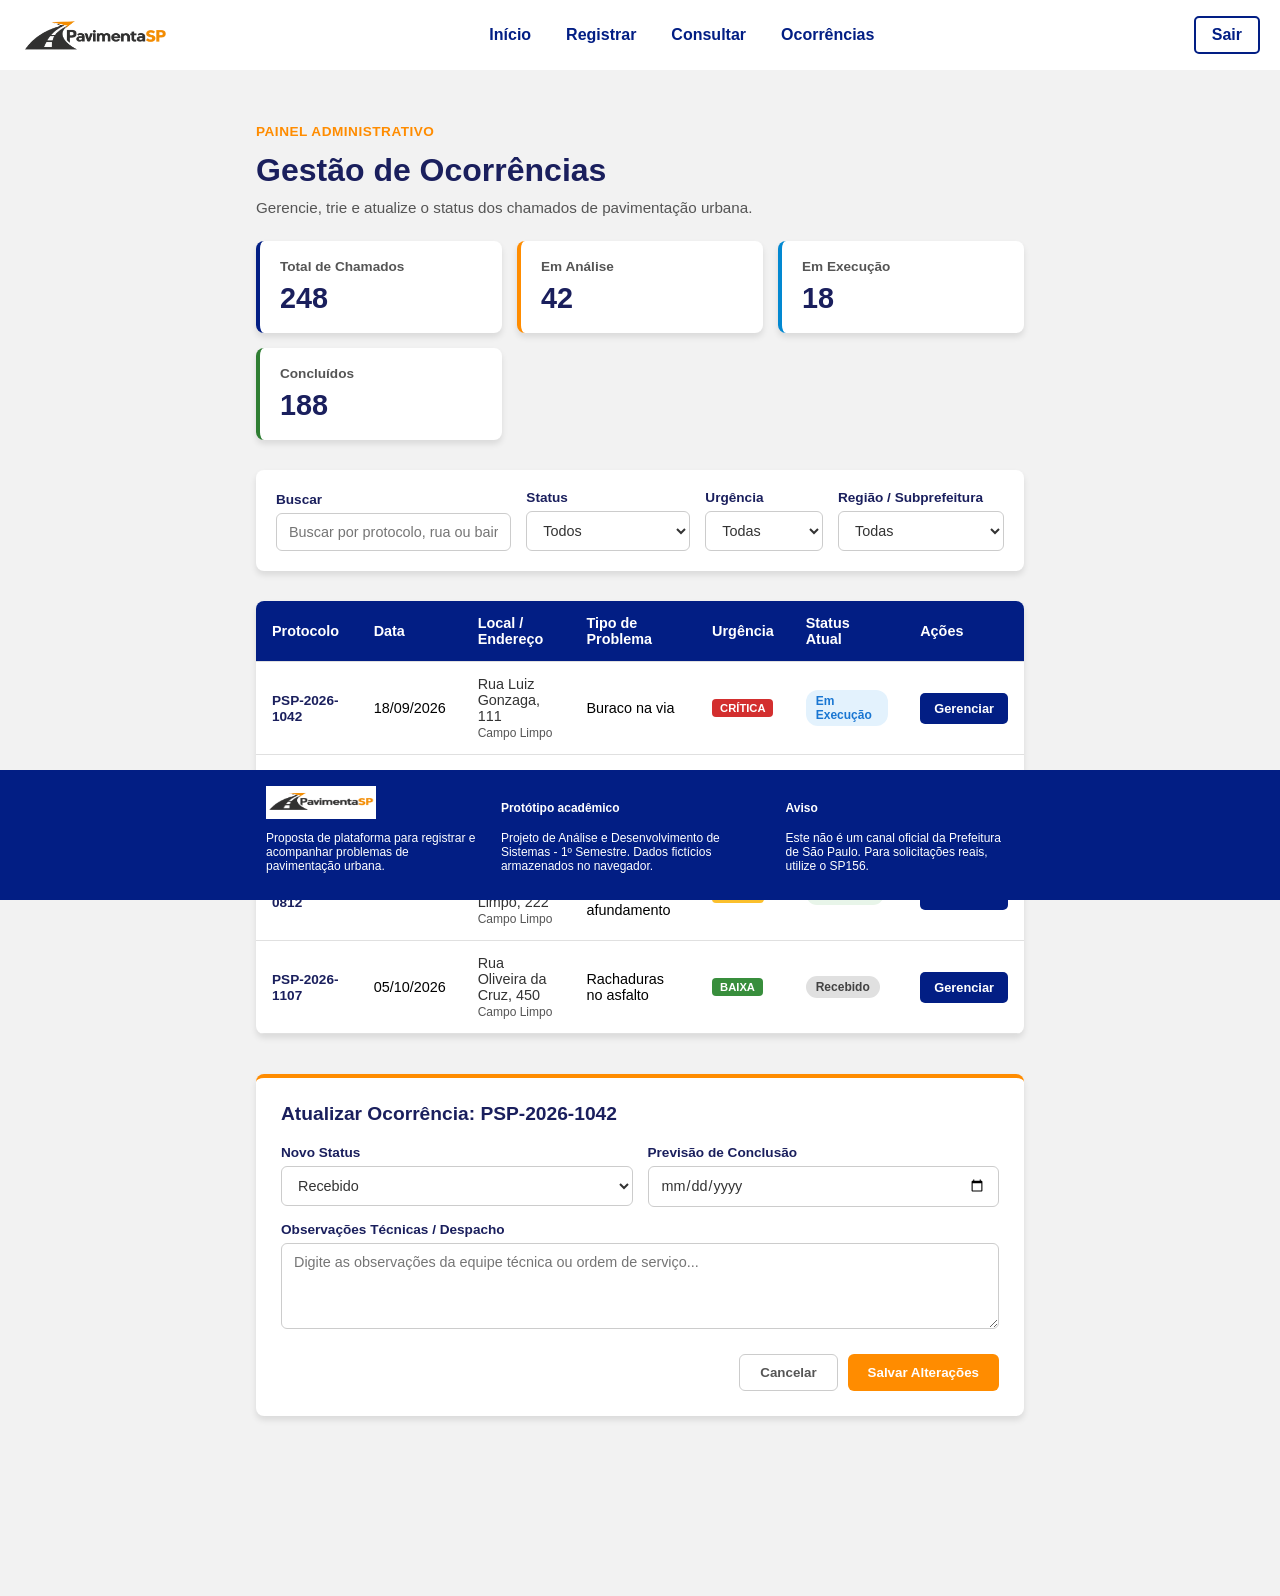
<file: public/admin.html>
<!DOCTYPE html>
<html lang="pt-BR">

<head>
    <meta charset="UTF-8">
    <meta name="viewport" content="width=device-width, initial-scale=1.0">
    <title>Painel do Gestor - PavimentaSP</title>
    <link rel="stylesheet" href="css/style.css">
    <link rel="stylesheet" href="css/admin.css">
</head>

<body>

    <header class="cabecalho">
        <div class="logo">
            <img src="img/logoPavimenta.png" alt="PavimentaSP" class="logo">
        </div>
        <nav class="nav-menu">
            <a href="index.html">Início</a>
            <a href="registrar.html">Registrar</a>
            <a href="consultar.html">Consultar</a>
            <a href="ocorrencias.html">Ocorrências</a>
        </nav>
        <button type="button" class="btn-entrar" id="btn-sair">Sair</button>
    </header>

    <main class="conteudo">
        <div class="container">

            <section class="secao-admin-topo">
                <p class="subtitulo-topo">PAINEL ADMINISTRATIVO</p>
                <h2 class="titulo-admin">Gestão de Ocorrências</h2>
                <p class="descricao-admin">Gerencie, trie e atualize o status dos chamados de pavimentação urbana.</p>
            </section>

            <section class="resumo-indicadores">
                <div class="card-indicador">
                    <span class="rotulo-indicador">Total de Chamados</span>
                    <strong class="valor-indicador" id="total-chamados">248</strong>
                </div>
                <div class="card-indicador indicador-pendente">
                    <span class="rotulo-indicador">Em Análise</span>
                    <strong class="valor-indicador" id="total-analise">42</strong>
                </div>
                <div class="card-indicador indicador-execucao">
                    <span class="rotulo-indicador">Em Execução</span>
                    <strong class="valor-indicador" id="total-execucao">18</strong>
                </div>
                <div class="card-indicador indicador-concluido">
                    <span class="rotulo-indicador">Concluídos</span>
                    <strong class="valor-indicador" id="total-concluidos">188</strong>
                </div>
            </section>

            <section class="caixa-filtros-admin">
                <form class="formulario-filtros-admin" id="form-filtros-admin">
                    <div class="grupo-campo-admin campo-busca-admin">
                        <label for="campo-pesquisa-admin">Buscar</label>
                        <input type="text" id="campo-pesquisa-admin"
                            placeholder="Buscar por protocolo, rua ou bairro...">
                    </div>

                    <div class="grupo-campo-admin">
                        <label for="filtro-status-admin">Status</label>
                        <select id="filtro-status-admin">
                            <option value="todos">Todos</option>
                            <option value="recebido">Recebido</option>
                            <option value="em-analise">Em Análise</option>
                            <option value="vistoria-agendada">Vistoria Agendada</option>
                            <option value="em-execucao">Em Execução</option>
                            <option value="concluido">Concluído</option>
                        </select>
                    </div>

                    <div class="grupo-campo-admin">
                        <label for="filtro-urgencia-admin">Urgência</label>
                        <select id="filtro-urgencia-admin">
                            <option value="todas">Todas</option>
                            <option value="critica">Crítica</option>
                            <option value="alta">Alta</option>
                            <option value="media">Média</option>
                            <option value="baixa">Baixa</option>
                        </select>
                    </div>

                    <div class="grupo-campo-admin">
                        <label for="filtro-regiao-admin">Região / Subprefeitura</label>
                        <select id="filtro-regiao-admin">
                            <option value="todas">Todas</option>
                            <option value="campo-limpo">Campo Limpo</option>
                            <option value="capela-do-socorro">Capela do Socorro</option>
                            <option value="santo-amaro">Santo Amaro</option>
                            <option value="m-boi-mirim">M'Boi Mirim</option>
                        </select>
                    </div>
                </form>
            </section>

            <section class="caixa-tabela-admin">
                <table class="tabela-admin" id="tabela-ocorrencias-admin">
                    <thead>
                        <tr>
                            <th>Protocolo</th>
                            <th>Data</th>
                            <th>Local / Endereço</th>
                            <th>Tipo de Problema</th>
                            <th>Urgência</th>
                            <th>Status Atual</th>
                            <th>Ações</th>
                        </tr>
                    </thead>
                    <tbody id="corpo-tabela-admin">

                        <tr>
                            <td><strong class="codigo-protocolo">PSP-2026-1042</strong></td>
                            <td>18/09/2026</td>
                            <td>
                                <span class="texto-endereco">Rua Luiz Gonzaga, 111</span>
                                <small class="subprefeitura-texto">Campo Limpo</small>
                            </td>
                            <td>Buraco na via</td>
                            <td><span class="etiqueta-urgencia critica">CRÍTICA</span></td>
                            <td><span class="etiqueta-status em-execucao">Em Execução</span></td>
                            <td>
                                <button type="button" class="btn-acao-admin"
                                    data-protocolo="PSP-2026-1042">Gerenciar</button>
                            </td>
                        </tr>

                        <tr>
                            <td><strong class="codigo-protocolo">PSP-2026-0985</strong></td>
                            <td>24/09/2026</td>
                            <td>
                                <span class="texto-endereco">R. Fonseca Ramos - Petrópolis</span>
                                <small class="subprefeitura-texto">Campo Limpo</small>
                            </td>
                            <td>Buraco na via</td>
                            <td><span class="etiqueta-urgencia alta">ALTA</span></td>
                            <td><span class="etiqueta-status vistoria">Vistoria Agendada</span></td>
                            <td>
                                <button type="button" class="btn-acao-admin"
                                    data-protocolo="PSP-2026-0985">Gerenciar</button>
                            </td>
                        </tr>

                        <tr>
                            <td><strong class="codigo-protocolo">PSP-2026-0812</strong></td>
                            <td>02/09/2026</td>
                            <td>
                                <span class="texto-endereco">Estrada do Campo Limpo, 222</span>
                                <small class="subprefeitura-texto">Campo Limpo</small>
                            </td>
                            <td>Asfalto cedendo / afundamento</td>
                            <td><span class="etiqueta-urgencia media">MÉDIA</span></td>
                            <td><span class="etiqueta-status concluido">Concluído</span></td>
                            <td>
                                <button type="button" class="btn-acao-admin"
                                    data-protocolo="PSP-2026-0812">Gerenciar</button>
                            </td>
                        </tr>

                        <tr>
                            <td><strong class="codigo-protocolo">PSP-2026-1107</strong></td>
                            <td>05/10/2026</td>
                            <td>
                                <span class="texto-endereco">Rua Oliveira da Cruz, 450</span>
                                <small class="subprefeitura-texto">Campo Limpo</small>
                            </td>
                            <td>Rachaduras no asfalto</td>
                            <td><span class="etiqueta-urgencia baixa">BAIXA</span></td>
                            <td><span class="etiqueta-status recebido">Recebido</span></td>
                            <td>
                                <button type="button" class="btn-acao-admin"
                                    data-protocolo="PSP-2026-1107">Gerenciar</button>
                            </td>
                        </tr>

                    </tbody>
                </table>
            </section>

            <section class="caixa-atualizacao-admin" id="painel-atualizacao-admin">
                <h3 class="titulo-atualizacao">Atualizar Ocorrência: <span
                        id="protocolo-selecionado">PSP-2026-1042</span></h3>
                <form id="form-atualizar-status" class="formulario-atualizacao">
                    <div class="grid-form-atualizacao">
                        <div class="grupo-campo-admin">
                            <label for="novo-status-admin">Novo Status</label>
                            <select id="novo-status-admin">
                                <option value="recebido">Recebido</option>
                                <option value="em-analise">Em Análise</option>
                                <option value="vistoria-agendada">Vistoria Agendada</option>
                                <option value="em-execucao">Em Execução</option>
                                <option value="concluido">Concluído</option>
                            </select>
                        </div>

                        <div class="grupo-campo-admin">
                            <label for="previsao-conclusao">Previsão de Conclusão</label>
                            <input type="date" id="previsao-conclusao">
                        </div>
                    </div>

                    <div class="grupo-campo-admin">
                        <label for="observacoes-gestao">Observações Técnicas / Despacho</label>
                        <textarea id="observacoes-gestao" rows="4"
                            placeholder="Digite as observações da equipe técnica ou ordem de serviço..."></textarea>
                    </div>

                    <div class="grupo-botoes-admin">
                        <button type="button" class="btn-cancelar-admin" id="btn-cancelar-atualizacao">Cancelar</button>
                        <button type="submit" class="btn-salvar-admin" id="btn-salvar-atualizacao">Salvar
                            Alterações</button>
                    </div>
                </form>
            </section>

        </div>
    </main>

    <footer class="rodape">
        <div class="bloco-rodape">
            <div class="a">
                <a href="index.html"><img src="img/logoPavimenta.png" alt="Logo PavimentaSP" class="logo"></a>
            </div>

            <p>Proposta de plataforma para registrar e acompanhar problemas de pavimentação urbana.</p>
        </div>

        <div class="bloco-rodape">
            <h4>Protótipo acadêmico</h4>

            <p>Projeto de Análise e Desenvolvimento de Sistemas - 1º Semestre. Dados fictícios armazenados no navegador.
            </p>
        </div>

        <div class="bloco-rodape">
            <h4>Aviso</h4>

            <p>Este não é um canal oficial da Prefeitura de São Paulo. Para solicitações reais, utilize o SP156.</p>
        </div>
    </footer>

</body>

</html>
</file>
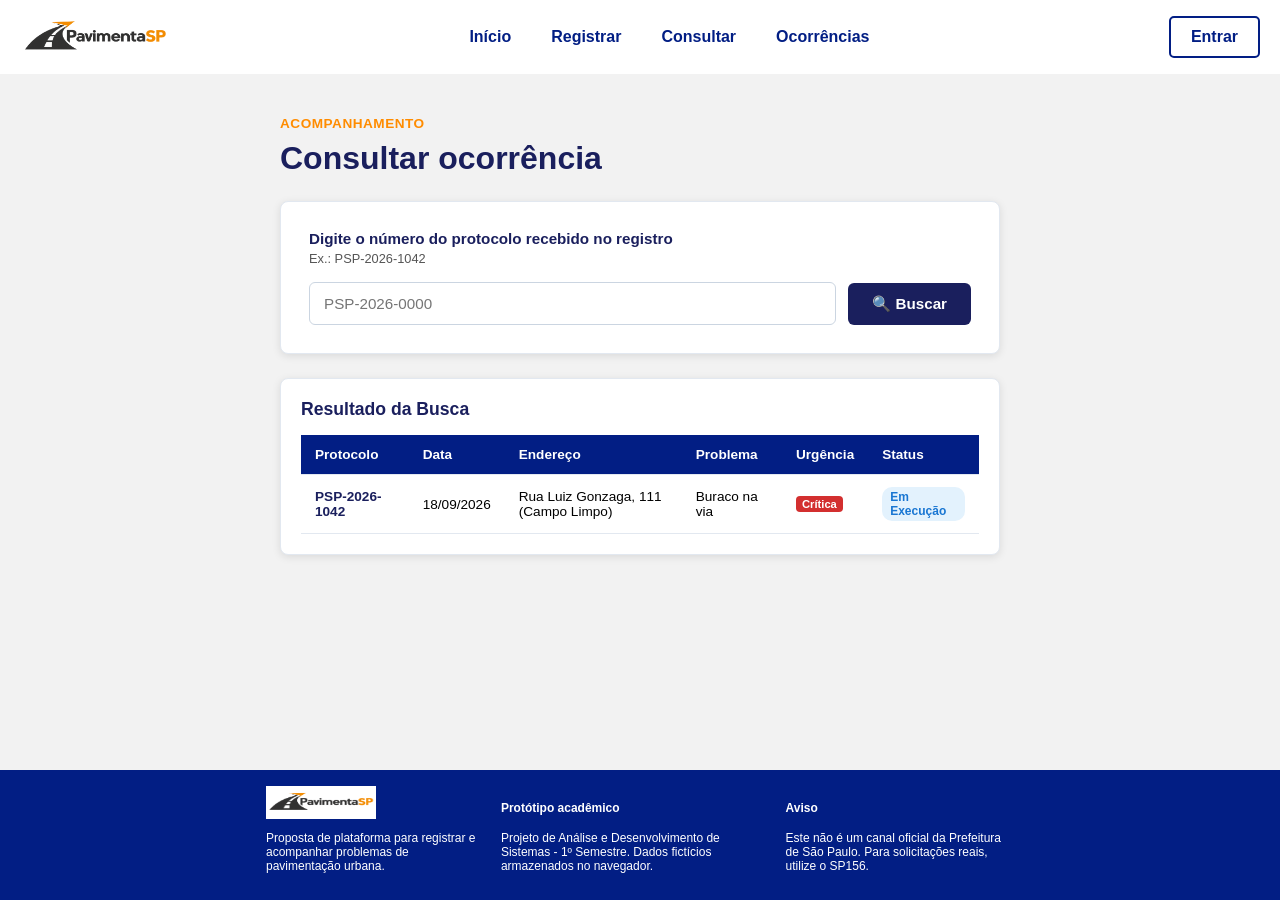
<file: public/consultar.html>
<!DOCTYPE html>
<html lang="pt-BR">

<head>
    <meta charset="UTF-8">
    <meta name="viewport" content="width=device-width, initial-scale=1.0">
    <link rel="stylesheet" href="css/style.css">
    <link rel="stylesheet" href="css/consultar.css">
    <title>PavimentaSP | Consultar</title>
</head>

<body>
    <header class="cabecalho">
        <a href="index.html"><img src="img/logoPavimenta.png" alt="Logo PavimentaSP" class="logo"></a>

        <nav class="menu-navegacao">
            <a href="index.html">Início</a>
            <a href="registrar.html">Registrar</a>
            <a href="consultar.html">Consultar</a>
            <a href="ocorrencias.html">Ocorrências</a>
        </nav>

        <button class="botao-entrar">Entrar</button>
    </header>

    <main class="conteudo">
        <div class="caixa-titulo-pagina">
            <span class="sub-titulo">ACOMPANHAMENTO</span>
            <h1 class="titulo-principal-pagina">Consultar ocorrência</h1>
        </div>

        <div class="cartao-formulario">
            <div class="grupo-formulario grupo-margem-inferior">
                <label for="protocolo">Digite o número do protocolo recebido no registro</label>
                <span class="texto-exemplo">Ex.: PSP-2026-1042</span>
            </div>

            <div class="linha-consulta">
                <input type="text" id="protocolo" placeholder="PSP-2026-0000">
                <button type="button" class="botao-buscar" id="botao-buscar-protocolo">
                    🔍 Buscar
                </button>
            </div>
        </div>

        <div class="caixa-resultado-consulta" id="caixa-resultado-consulta">
            <h3 class="titulo-resultado">Resultado da Busca</h3>
            <table class="tabela-resultado-consulta" id="tabela-resultado-consulta">
                <thead>
                    <tr>
                        <th>Protocolo</th>
                        <th>Data</th>
                        <th>Endereço</th>
                        <th>Problema</th>
                        <th>Urgência</th>
                        <th>Status</th>
                    </tr>
                </thead>
                <tbody>
                    <tr>
                        <td><strong class="codigo-protocolo-tabela">PSP-2026-1042</strong></td>
                        <td>18/09/2026</td>
                        <td>Rua Luiz Gonzaga, 111 (Campo Limpo)</td>
                        <td>Buraco na via</td>
                        <td><span class="etiqueta-urgencia-tabela critica">Crítica</span></td>
                        <td><span class="etiqueta-status-tabela em-execucao">Em Execução</span></td>
                    </tr>
                </tbody>
            </table>
        </div>
    </main>

    <footer class="rodape">
        <div class="bloco-rodape">
            <div class="logotipo-rodape">
                <a href="index.html"><img src="img/logoPavimenta.png" alt="Logo PavimentaSP" class="logo"></a>
            </div>
            <p>Proposta de plataforma para registrar e acompanhar problemas de pavimentação urbana.</p>
        </div>

        <div class="bloco-rodape">
            <h4>Protótipo acadêmico</h4>
            <p>Projeto de Análise e Desenvolvimento de Sistemas - 1º Semestre. Dados fictícios armazenados no navegador.
            </p>
        </div>

        <div class="bloco-rodape">
            <h4>Aviso</h4>
            <p>Este não é um canal oficial da Prefeitura de São Paulo. Para solicitações reais, utilize o SP156.</p>
        </div>
    </footer>

    <script src="js/consultar.js"></script>
</body>

</html>
</file>
<file: public/css/style.css>
:root {
  --primary-color: #021e84;
  --primary-dark: #1a1f5d;
  --accent-orange: #ff8c00;
  --accent-yellow: #ffaa00;
  --accent-orange-hover: #e07b00;

  --bg-main: #f2f2f2;
  --bg-white: #ffffff;
  --bg-black: #000000;
  --bg-icon: #afafaf;
  --text-muted: #555555;

  --overlay-dark: rgba(26, 31, 93, 0.6);
  --overlay-white-low: rgba(255, 255, 255, 0.2);
  --overlay-white-mid: rgba(255, 255, 255, 0.4);
  --overlay-option: rgba(85, 85, 85, 0.3);
  --shadow-dark: rgba(0, 0, 0, 0.8);
  --shadow-card: rgba(0, 0, 0, 0.1);
}

body {
  font-family: Arial, Helvetica, sans-serif;
  font-size: 16px;
  margin: 0 0 120px 0;
  padding: 0;
  background-color: var(--bg-main);
  overflow-x: hidden;
}

.cabecalho {
  display: flex;
  justify-content: space-between;
  align-items: center;
  background-color: var(--bg-white);
  padding: 10px 20px;
  flex-wrap: wrap;
}

.logo {
  width: 150px;
  height: 50px;
}

.nav-menu {
  display: flex;
  gap: 15px;
  flex-wrap: wrap;
}

.nav-menu a {
  text-decoration: none;
  color: var(--primary-color);
  font-weight: bold;
  height: 40px;
  display: flex;
  align-items: center;
  justify-content: center;
  padding: 0 10px;
}

.nav-menu a:hover {
  color: var(--bg-white);
  background-color: var(--primary-color);
  border-radius: 5px;
}

.btn-entrar {
  background-color: var(--bg-white);
  color: var(--primary-color);
  border: 2px solid var(--primary-color);
  padding: 8px 16px;
  border-radius: 5px;
  cursor: pointer;
  font-weight: bold;
  font-size: 16px;
  transition: background 0.3s ease;
}

.btn-entrar:hover {
  background-color: var(--primary-color);
  color: var(--bg-white);
}

.btn-registrar, .btn-consulta {
  padding: 12px 24px;
  font-size: 1rem;
  font-weight: bold;
  border-radius: 6px;
  cursor: pointer;
  margin-right: 10px;
  margin-bottom: 10px;
  border: none;
  transition: background 0.3s ease;
}

.btn-registrar {
  background-color: var(--accent-orange);
  color: var(--bg-white);
}

.btn-registrar:hover {
  background-color: var(--accent-orange-hover);
}

.btn-consulta {
  background-color: var(--overlay-white-low);
  color: var(--bg-white);
  border: 1px solid var(--bg-white);
}

.btn-consulta:hover {
  background-color: var(--overlay-white-mid);
}

.conteudo {
  width: 100%;
}

.box-title {
  position: relative;
  width: 100%;
  height: 350px;
  overflow: hidden;
  background-color: var(--primary-color);
}

.img-title {
  width: 100%;
  height: 100%;
  object-fit: cover;
  object-position: center;
  opacity: 0.3;
}

.box-textos {
  position: absolute;
  top: 50%;
  left: 15%;
  transform: translateY(-50%);
  max-width: 600px;
  width: 70%;
  z-index: 2;
  color: var(--bg-white);
  background: var(--overlay-dark);
  padding: 20px;
  border-radius: 8px;
}

.atencao-title {
  font-size: 0.9rem;
  font-weight: bold;
  color: var(--accent-yellow);
  margin-bottom: 8px;
  text-shadow: 1px 1px 3px var(--shadow-dark);
}

.title {
  font-size: 2.2rem;
  line-height: 1.2;
  margin-bottom: 20px;
  text-shadow: 2px 2px 4px var(--shadow-dark);
}

.title span {
  color: var(--accent-orange);
}

.container {
  display: flex;
  flex-direction: column;
  width: 100%;
  padding: 0 20%;
  box-sizing: border-box;
}

.container-cartoes {
  display: flex;
  flex-direction: column;
  margin: 40px 0;
  width: 100%;
}

.cartoes-textos {
  text-align: left;
  margin-bottom: 25px;
}

.subtitulo-topo {
  color: var(--accent-orange);
  font-size: 0.85rem;
  font-weight: bold;
  letter-spacing: 0.5px;
}

.cartoes-textos h3 {
  color: var(--primary-dark);
  font-size: 1.8rem;
  margin: 10px 0 8px 0;
  font-weight: 800;
}

.cartoes {
  display: flex;
  justify-content: space-around;
  gap: 15px;
  width: 100%;
  flex-wrap: wrap;
}

.cartoes .cartao {
  background-color: var(--bg-white);
  border-radius: 8px;
  box-shadow: 0 4px 6px var(--shadow-card);
  padding: 15px;
  text-align: left;
  min-width: 220px;
  flex: 1;
}

.cartao div {
  display: flex;
  align-items: center;
  justify-content: flex-start;
  gap: 10px;
}

.cartao div p {
  color: var(--text-muted);
}

.cartao div img {
  background-color: var(--bg-icon);
  border-radius: 5px;
  width: 25px;
  height: 25px;
  margin-top: 5px;
}

.cartoes .cartao p {
  font-size: 14px;
  margin-bottom: 0;
}

.grupo-box {
  display: flex;
  justify-content: space-between;
  gap: 10px;
  width: 100%;
  flex-wrap: wrap;
  background-color: var(--bg-black);
  border-radius: 8px;
  margin-bottom: 60px;
}

.grupo-box .content {
  flex: 1;
  padding: 22px;
  color: var(--bg-white);
  min-width: 280px;
}

.content h4 {
  font-size: 20px;
}

.content p {
  font-size: 14px;
}

.bloco-content {
  display: grid;
  grid-template-columns: 1fr 1fr;
  gap: 20px;
  padding: 20px;
  width: 100%;
  box-sizing: border-box;
}

.opcoes div {
  margin: 10px 0;
  background-color: var(--overlay-option);
  padding: 8px;
  border-radius: 8px;
}

.opcoes div p {
  color: var(--bg-white);
  font-size: 14px;
}

.opcoes span {
  color: var(--accent-orange);
  font-weight: bold;
  margin-right: 5px;
}

.rodape {
  display: flex;
  background-color: var(--primary-color);
  color: var(--bg-white);
  text-align: left;
  position: fixed;
  bottom: 0;
  left: 0;
  width: 100%;
  font-size: 12px;
  padding: 10px 20%;
  box-sizing: border-box;
  z-index: 100;
  justify-content: space-between;
  align-items: center;
}

.rodape .a {
  background-color: var(--bg-white);
  width: 110px;
}

.rodape .a .logo {
  width: 110px;
  height: 30px;
}

.rodape .bloco-rodape {
  margin: 5px 10px;
  max-width: 300px;
}


/* =========================================
   RESPONSIVIDADE PARA DISPOSITIVOS MÓVEIS
   ========================================= */

@media (max-width: 1024px) {
  .container {
    padding: 0 10%;
  }

  .rodape {
    padding: 10px 10%;
  }

  .box-textos {
    left: 8%;
    width: 80%;
  }
}

@media (max-width: 768px) {
  .cabecalho {
    flex-direction: column;
    gap: 15px;
    align-items: center;
  }

  .nav-menu {
    justify-content: center;
    gap: 10px;
  }

  .container {
    padding: 0 5%;
  }

  .box-textos {
    left: 5%;
    width: 90%;
    padding: 15px;
  }

  .title {
    font-size: 1.8rem;
  }

  .bloco-content {
    grid-template-columns: 1fr;
  }

  .rodape {
    flex-direction: column;
    position: relative;
    padding: 20px 5%;
    text-align: center;
    gap: 15px;
  }

  .rodape .bloco-rodape {
    width: 100%;
    max-width: 100%;
    margin: 5px 0;
  }

  .rodape .a {
    margin: 0 auto;
  }

  body {
    margin-bottom: 0; /* Remove a margem fixa do rodapé se ele virar relativo no mobile */
  }
}

@media (max-width: 480px) {
  .nav-menu {
    flex-direction: column;
    width: 100%;
    align-items: center;
    gap: 5px;
  }

  .nav-menu a {
    width: 100%;
    height: 35px;
  }

  .title {
    font-size: 1.5rem;
  }

  .cartoes .cartao {
    min-width: 100%;
  }

  .btn-registrar, .btn-consulta {
    width: 100%;
    margin-right: 0;
  }
}
</file>
<file: public/css/admin.css>
.secao-admin-topo {
    margin-top: 40px;
    margin-bottom: 25px;
    text-align: left;
}

.titulo-admin {
    color: var(--primary-dark);
    font-size: 2rem;
    font-weight: 800;
    margin: 5px 0 10px 0;
    }

.descricao-admin {
    color: var(--text-muted);
    font-size: 0.95rem;
    margin: 0;
}

.resumo-indicadores {
    display: grid;
    grid-template-columns: repeat(auto-fit, minmax(200px, 1fr));
    gap: 15px;
    margin-bottom: 30px;
}

.card-indicador {
    background-color: var(--bg-white);
    border-radius: 8px;
    padding: 18px 20px;
    box-shadow: 0 4px 6px var(--shadow-card);
    display: flex;
    flex-direction: column;
    gap: 8px;
    border-left: 4px solid var(--primary-color);
}

.card-indicador.indicador-pendente {
    border-left-color: var(--accent-orange);
}

.card-indicador.indicador-execucao {
    border-left-color: #0288d1;
}

.card-indicador.indicador-concluido {
    border-left-color: #2e7d32;
}

.rotulo-indicador {
    font-size: 0.85rem;
    color: var(--text-muted);
    font-weight: bold;
}

.valor-indicador {
    font-size: 1.8rem;
    color: var(--primary-dark);
}

.caixa-filtros-admin {
    background-color: var(--bg-white);
    padding: 20px;
    border-radius: 8px;
    box-shadow: 0 4px 6px var(--shadow-card);
    margin-bottom: 30px;
}

.formulario-filtros-admin {
    display: grid;
    grid-template-columns: 2fr 1fr 1fr 1fr;
    gap: 15px;
    align-items: flex-end;
}

.grupo-campo-admin {
    display: flex;
    flex-direction: column;
    gap: 6px;
}

.grupo-campo-admin label {
    font-size: 0.85rem;
    font-weight: bold;
    color: var(--primary-dark);
}

.grupo-campo-admin input,
.grupo-campo-admin select,
.grupo-campo-admin textarea {
    padding: 10px 12px;
    border: 1px solid #ccc;
    border-radius: 6px;
    font-size: 0.9rem;
    font-family: inherit;
    background-color: var(--bg-white);
    color: #333;
    outline: none;
    transition: border-color 0.2s ease;
}

.grupo-campo-admin input:focus,
.grupo-campo-admin select:focus,
.grupo-campo-admin textarea:focus {
    border-color: var(--primary-color);
}

.caixa-tabela-admin {
    background-color: var(--bg-white);
    border-radius: 8px;
    box-shadow: 0 4px 6px var(--shadow-card);
    overflow-x: auto;
    margin-bottom: 40px;
}

.tabela-admin {
    width: 100%;
    border-collapse: collapse;
    text-align: left;
    font-size: 0.9rem;
}

.tabela-admin thead tr {
    background-color: var(--primary-color);
    color: var(--bg-white);
}

.tabela-admin th, .tabela-admin td {
    padding: 14px 16px;
    border-bottom: 1px solid #e0e0e0;
}

.tabela-admin tbody tr:hover {
    background-color: #f9f9f9;
}

.codigo-protocolo {
    color: var(--primary-dark);
    font-size: 0.85rem;
}

.texto-endereco {
    display: block;
    color: #333;
}

.subprefeitura-texto {
    color: var(--text-muted);
    font-size: 0.75rem;
}

.etiqueta-urgencia {
    display: inline-block;
    padding: 3px 8px;
    border-radius: 4px;
    font-size: 0.7rem;
    font-weight: bold;
    color: var(--bg-white);
}

.etiqueta-urgencia.critica {
    background-color: #d32f2f;
}

.etiqueta-urgencia.alta {
    background-color: var(--accent-orange);
}

.etiqueta-urgencia.media {
    background-color: #fbc02d;
    color: #333;
}

.etiqueta-urgencia.baixa {
    background-color: #388e3c;
}

.etiqueta-status {
    display: inline-block;
    padding: 4px 10px;
    border-radius: 12px;
    font-size: 0.75rem;
    font-weight: bold;
}

.etiqueta-status.recebido {
    background-color: #e0e0e0;
    color: #424242;
}

.etiqueta-status.vistoria {
    background-color: #fff3e0;
    color: var(--accent-orange-hover);
}

.etiqueta-status.em-execucao {
    background-color: #e3f2fd;
    color: #1976d2;
}

.etiqueta-status.concluido {
    background-color: #e8f5e9;
    color: #2e7d32;
}

/* Botões de Ação na Tabela */
.btn-acao-admin {
    background-color: var(--primary-color);
    color: var(--bg-white);
    border: none;
    padding: 8px 14px;
    border-radius: 5px;
    font-size: 0.8rem;
    font-weight: bold;
    cursor: pointer;
    transition: background 0.3s ease;
}

.btn-acao-admin:hover {
    background-color: var(--primary-dark);
}

.caixa-atualizacao-admin {
    background-color: var(--bg-white);
    padding: 25px;
    border-radius: 8px;
    box-shadow: 0 4px 6px var(--shadow-card);
    border-top: 4px solid var(--accent-orange);
    margin-bottom: 60px;
}

.titulo-atualizacao {
    color: var(--primary-dark);
    margin-top: 0;
    margin-bottom: 20px;
    font-size: 1.2rem;
}

.formulario-atualizacao {
    display: flex;
    flex-direction: column;
    gap: 15px;
}

.grid-form-atualizacao {
    display: grid;
    grid-template-columns: 1fr 1fr;
    gap: 15px;
}

.grupo-botoes-admin {
    display: flex;
    justify-content: flex-end;
    gap: 10px;
    margin-top: 10px;
}

.btn-salvar-admin {
    background-color: var(--accent-orange);
    color: var(--bg-white);
    border: none;
    padding: 10px 20px;
    border-radius: 6px;
    font-weight: bold;
    cursor: pointer;
    transition: background 0.3s ease;
}

.btn-salvar-admin:hover {
    background-color: var(--accent-orange-hover);
}

.btn-cancelar-admin {
    background-color: transparent;
    color: var(--text-muted);
    border: 1px solid #ccc;
    padding: 10px 20px;
    border-radius: 6px;
    font-weight: bold;
    cursor: pointer;
    transition: background 0.3s ease;
}

.btn-cancelar-admin:hover {
    background-color: #f2f2f2;
}

@media (max-width: 900px) {
    .formulario-filtros-admin {
        grid-template-columns: 1fr 1fr;
    }

    .grid-form-atualizacao {
        grid-template-columns: 1fr;
    }
}

@media (max-width: 600px) {
    .formulario-filtros-admin {
        grid-template-columns: 1fr;
    }
}
</file>
<file: public/css/consultar.css>
.conteudo {
    width: 100%;
    max-width: 760px;
    margin: 40px auto 180px auto;
    padding: 0 20px;
    box-sizing: border-box;
}

.caixa-titulo-pagina {
    text-align: left;
    margin-bottom: 24px;
}

.sub-titulo {
    color: var(--accent-orange);
    font-size: 0.85rem;
    font-weight: bold;
    letter-spacing: 0.5px;
    text-transform: uppercase;
}

.titulo-principal-pagina {
    color: var(--primary-dark);
    font-size: 2rem;
    margin: 8px 0 0 0;
    font-weight: 800;
}

.cartao-formulario {
    background-color: var(--bg-white);
    border-radius: 8px;
    padding: 28px;
    box-shadow: 0 2px 8px var(--shadow-card);
    border: 1px solid #e2e8f0;
    margin-bottom: 24px;
}

.grupo-formulario {
    display: flex;
    flex-direction: column;
    gap: 4px;
}

.grupo-margem-inferior {
    margin-bottom: 16px;
}

.grupo-formulario label {
    font-size: 0.95rem;
    font-weight: bold;
    color: var(--primary-dark);
}

.texto-exemplo {
    font-size: 0.8rem;
    color: var(--text-muted);
}

.linha-consulta {
    display: flex;
    gap: 12px;
    align-items: center;
}

.linha-consulta input[type="text"] {
    flex: 1;
    padding: 12px 14px;
    border: 1px solid #cbd5e1;
    border-radius: 6px;
    font-size: 0.95rem;
    box-sizing: border-box;
    color: #334155;
    outline: none;
    background-color: var(--bg-white);
    transition: border-color 0.2s ease;
    font-family: inherit;
}

.linha-consulta input[type="text"]:focus {
    border-color: var(--primary-color);
}

.botao-buscar {
    background-color: var(--primary-dark);
    color: var(--bg-white);
    border: none;
    padding: 12px 24px;
    border-radius: 6px;
    font-size: 0.95rem;
    font-weight: bold;
    cursor: pointer;
    transition: background-color 0.3s ease;
    white-space: nowrap;
    display: flex;
    align-items: center;
    justify-content: center;
    gap: 6px;
}

.botao-buscar:hover {
    background-color: var(--primary-color);
}

/* Estilos da Tabela de Resultado da Consulta */
.caixa-resultado-consulta {
    background-color: var(--bg-white);
    border-radius: 8px;
    padding: 20px;
    box-shadow: 0 2px 8px var(--shadow-card);
    border: 1px solid #e2e8f0;
    overflow-x: auto;
}

.titulo-resultado {
    color: var(--primary-dark);
    font-size: 1.1rem;
    margin-top: 0;
    margin-bottom: 15px;
    font-weight: 700;
}

.tabela-resultado-consulta {
    width: 100%;
    border-collapse: collapse;
    text-align: left;
    font-size: 0.85rem;
}

.tabela-resultado-consulta thead tr {
    background-color: var(--primary-color);
    color: var(--bg-white);
}

.tabela-resultado-consulta th,
.tabela-resultado-consulta td {
    padding: 12px 14px;
    border-bottom: 1px solid #e2e8f0;
}

.codigo-protocolo-tabela {
    color: var(--primary-dark);
}

/* Etiquetas auxiliares para a tabela */
.etiqueta-urgencia-tabela {
    display: inline-block;
    padding: 2px 6px;
    border-radius: 4px;
    font-size: 0.7rem;
    font-weight: bold;
    color: var(--bg-white);
}

.etiqueta-urgencia-tabela.critica {
    background-color: #d32f2f;
}

.etiqueta-status-tabela {
    display: inline-block;
    padding: 3px 8px;
    border-radius: 10px;
    font-size: 0.75rem;
    font-weight: bold;
}

.etiqueta-status-tabela.em-execucao {
    background-color: #e3f2fd;
    color: #1976d2;
}

.menu-navegacao {
    display: flex;
    gap: 20px;
}

.menu-navegacao a {
    text-decoration: none;
    color: var(--primary-color);
    font-weight: bold;
    height: 40px;
    display: flex;
    align-items: center;
    justify-content: center;
    padding: 0 10px;
}

.menu-navegacao a:hover {
    color: var(--bg-white);
    background-color: var(--primary-color);
    border-radius: 5px;
}

.botao-entrar {
    background-color: var(--bg-white);
    color: var(--primary-color);
    border: 2px solid var(--primary-color);
    padding: 10px 20px;
    border-radius: 5px;
    cursor: pointer;
    font-weight: bold;
    font-size: 16px;
    transition: background 0.3s ease;
}

.botao-entrar:hover {
    background-color: var(--primary-color);
    color: var(--bg-white);
}

.logotipo-rodape {
    background-color: var(--bg-white);
    width: 110px;
}

.logotipo-rodape .logo {
    width: 110px;
    height: 30px;
}

@media (max-width: 600px) {
    .linha-consulta {
        flex-direction: column;
    }

    .linha-consulta input[type="text"],
    .botao-buscar {
        width: 100%;
    }
}
</file>
